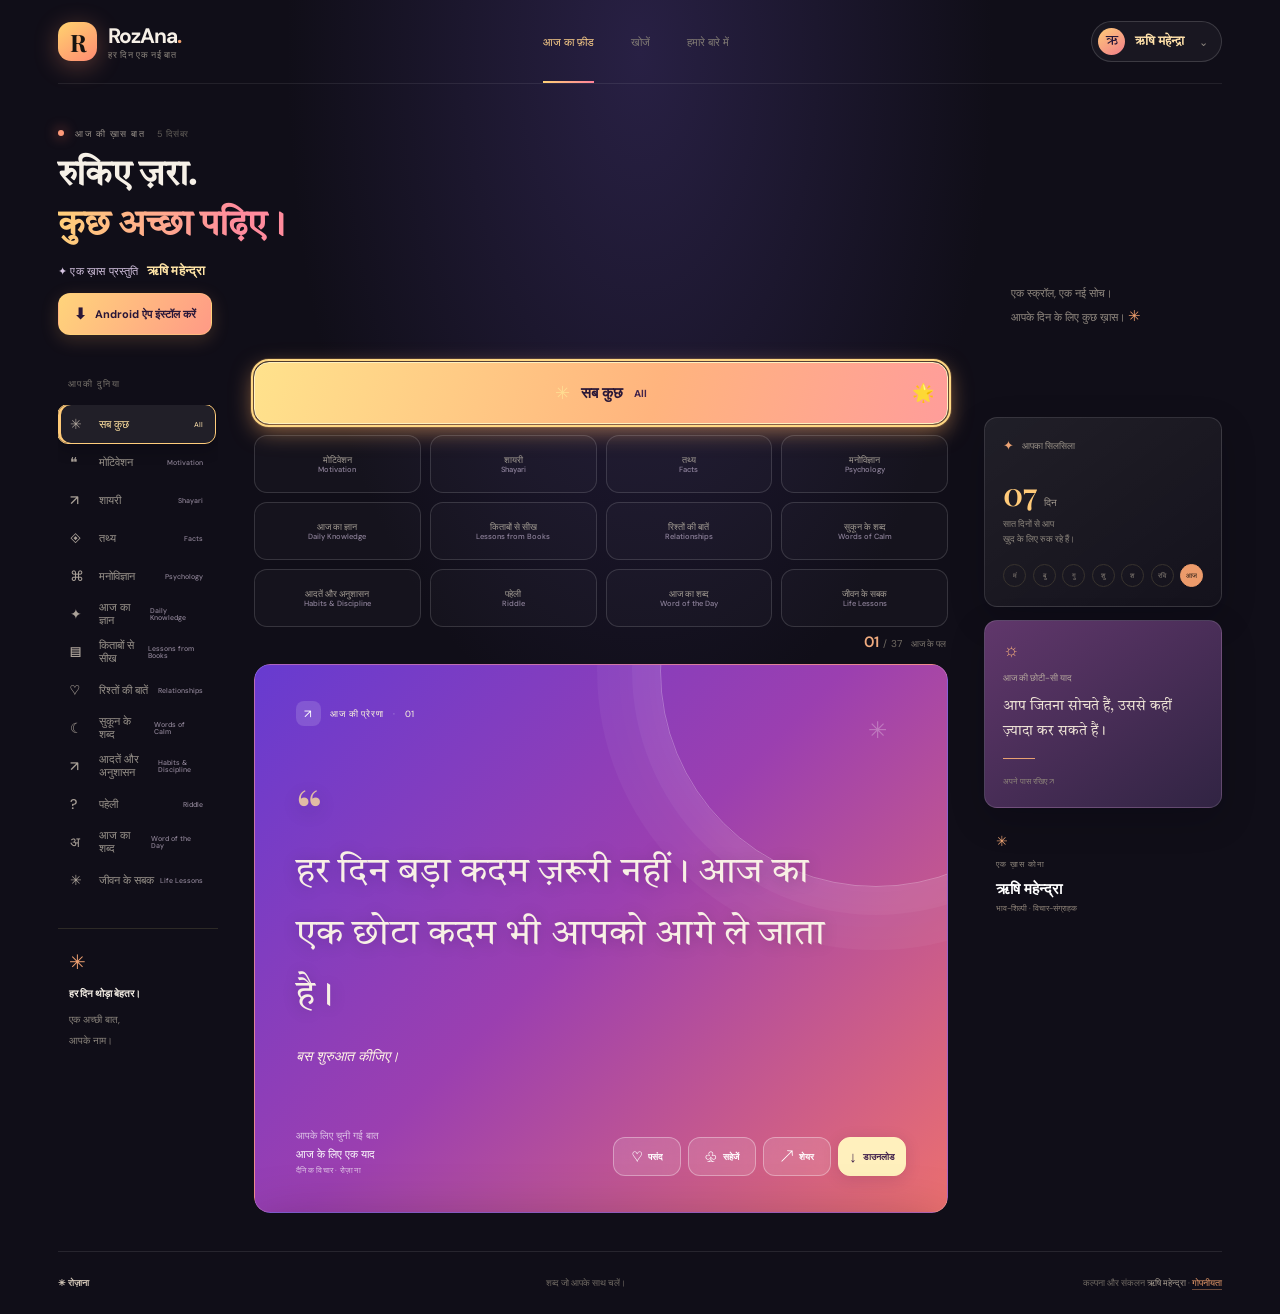
<file: index.html>
<!doctype html>
<html lang="hi">
<head>
  <meta charset="UTF-8" />
  <meta name="viewport" content="width=device-width, initial-scale=1.0" />
  <meta name="theme-color" content="#11100f" />
  <meta name="description" content="Roz ek nayi soch, ek naya ehsaas. Hindi quotes, shayari, facts aur knowledge." />
  <title>Rozana — हर दिन एक नई बात</title>
  <link rel="manifest" href="manifest.json" />
  <link rel="icon" type="image/png" sizes="192x192" href="icons/rozana-192.png" />
  <link rel="apple-touch-icon" href="icons/rozana-192.png" />
  <link rel="preconnect" href="https://fonts.googleapis.com" />
  <link rel="preconnect" href="https://fonts.gstatic.com" crossorigin />
  <link href="https://fonts.googleapis.com/css2?family=DM+Sans:wght@400;500;600;700&family=Playfair+Display:ital,wght@0,600;0,700;1,600&family=Tiro+Devanagari+Hindi:ital@0;1&display=swap" rel="stylesheet" />
  <link rel="stylesheet" href="style.css?v=undo2" />
</head>
<body>
  <div class="app-shell">
    <header class="topbar">
      <a class="brand" href="#home" aria-label="RozAna home"><span class="brand-mark">R</span><span>RozAna<span class="brand-dot">.</span><small>हर दिन एक नई बात</small></span></a>
      <nav class="top-links" aria-label="Main navigation"><a class="active" href="#home">आज का फ़ीड</a><a href="#categories">खोजें</a><a href="#about">हमारे बारे में</a></nav>
      <button class="profile" aria-label="Profile"><span>ऋ</span><b>ऋषि महेन्द्रा</b><i>⌄</i></button>
    </header>

    <main id="home">
      <section class="intro">
        <div><p class="eyebrow"><span class="live-dot"></span> आज की ख़ास बात <span class="intro-date" id="today-date"></span></p><h1>रुकिए ज़रा.<br /><em>कुछ अच्छा पढ़िए।</em></h1><p class="creator-byline">✦ एक ख़ास प्रस्तुति <strong>ऋषि महेन्द्रा</strong></p><button class="install-app" id="install-app" type="button" aria-label="RozAna Android app install करें"><span aria-hidden="true">⬇</span> <span id="install-label">Android ऐप इंस्टॉल करें</span></button></div>
        <p class="intro-note">एक स्क्रॉल, एक नई सोच।<br />आपके दिन के लिए कुछ ख़ास। <span>✳</span></p>
      </section>

      <div class="feed-layout">
        <aside class="side-rail"><p class="rail-label">आपकी दुनिया</p><div id="side-categories"></div><div class="rail-bottom"><div class="mini-spark">✳</div><b>हर दिन थोड़ा बेहतर।</b><small>एक अच्छी बात,<br />आपके नाम।</small></div></aside>

        <section class="feed-column" aria-label="Daily inspiration feed">
          <div class="feed-toolbar"><div class="filter-chips" id="categories"></div><div class="feed-count"><span class="count-now">01</span><span class="count-slash">/</span><span class="count-total">16</span><span class="count-label">आज के पल</span></div></div>
          <div class="scroll-hint"><span>↓</span> अगली बात के लिए स्क्रॉल करें</div>
          <div class="cards" id="cards" tabindex="0" aria-label="Scroll through daily cards"></div>
        </section>

        <aside class="right-rail"><div class="streak-card"><div class="streak-top"><span>✦</span><span>आपका सिलसिला</span></div><div class="streak-number">07 <small>दिन</small></div><p>सात दिनों से आप<br />ख़ुद के लिए रुक रहे हैं।</p><div class="week-dots"><i>मं</i><i>बु</i><i>गु</i><i>शु</i><i>श</i><i>रवि</i><i class="today">आज</i></div></div><div class="note-card"><span class="note-icon">☼</span><p>आज की छोटी-सी याद</p><b>आप जितना सोचते हैं, उससे कहीं ज़्यादा कर सकते हैं।</b><span class="note-line"></span><small>अपने पास रखिए ↗</small></div><div class="creator-credit"><span>✳</span><p>एक ख़ास कोना</p><b>ऋषि महेन्द्रा</b><small>भाव-शिल्पी · विचार-संग्राहक</small></div></aside>
      </div>
    </main>
    <footer id="about"><span>✳ रोज़ाना</span><span>शब्द जो आपके साथ चलें।</span><span>कल्पना और संकलन <b>ऋषि महेन्द्रा</b> · <a href="privacy.html">गोपनीयता</a></span></footer>
    <div class="toast" id="toast" role="status"></div>
  </div>
  <script src="app.js?v=undo2"></script>
</body>
</html>
</file>
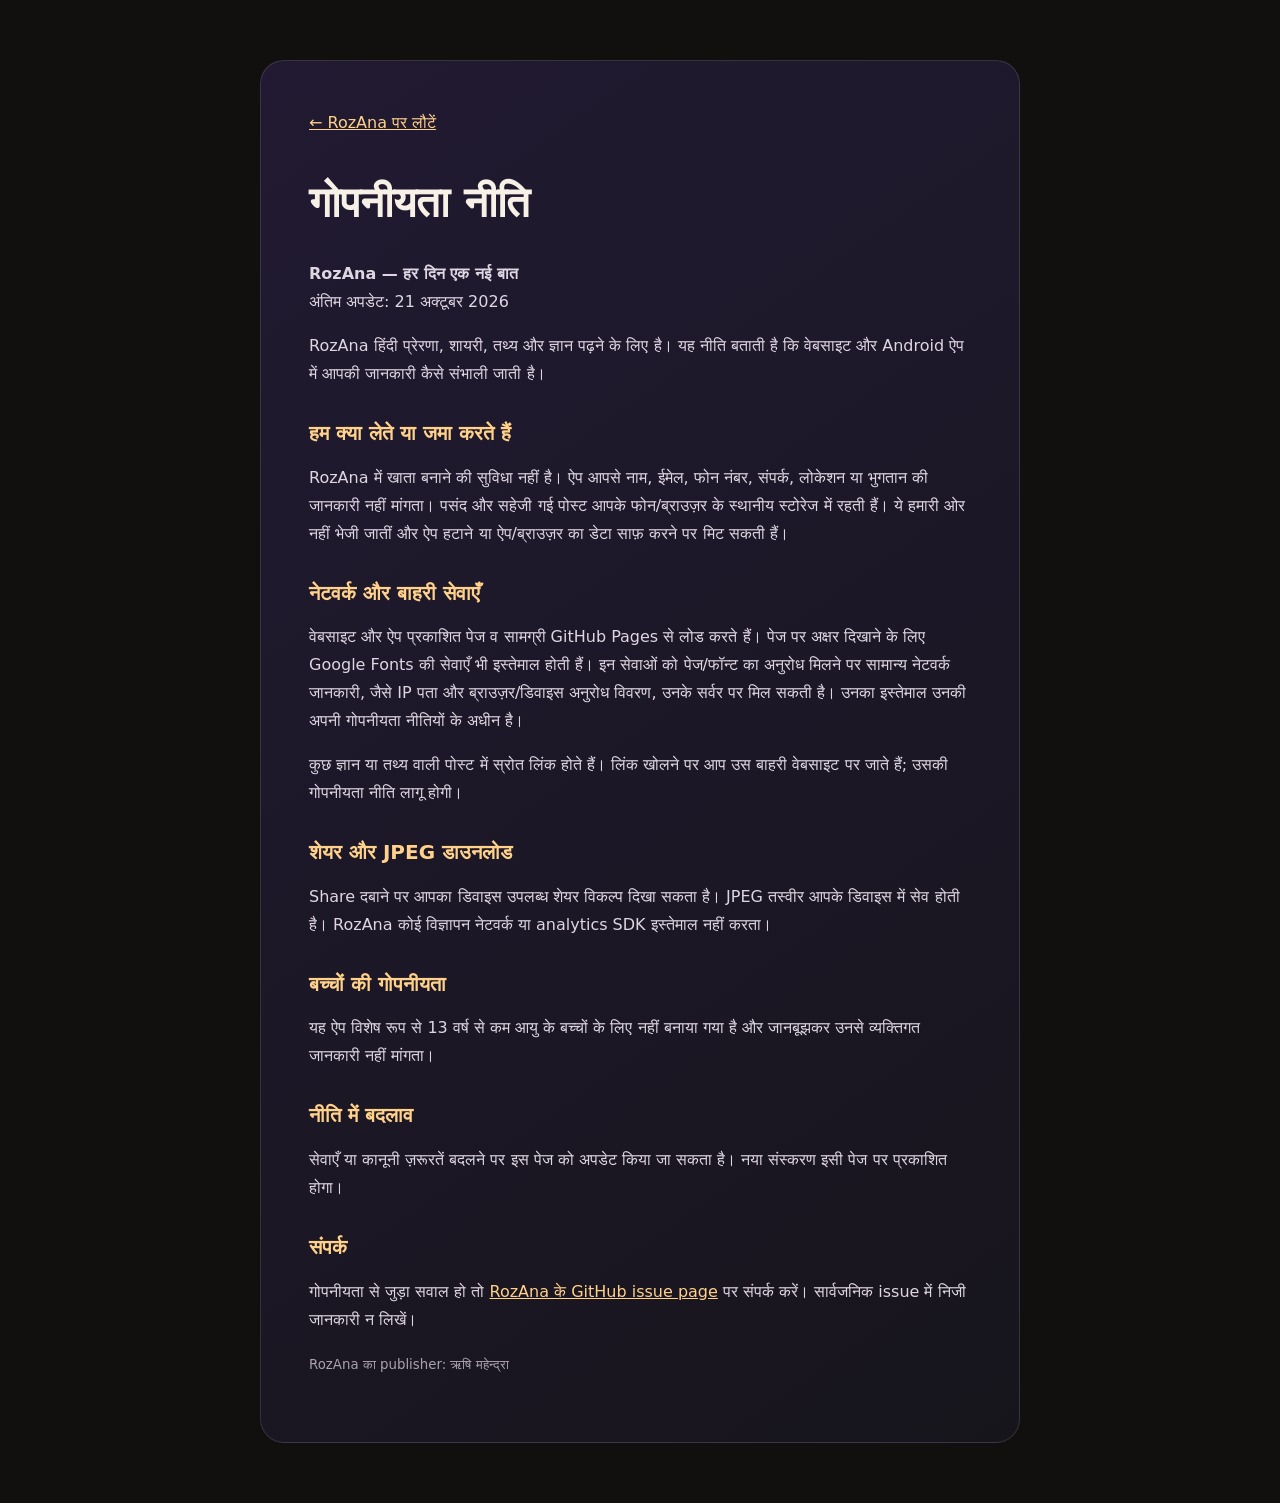
<file: privacy.html>
<!doctype html>
<html lang="hi">
<head>
  <meta charset="UTF-8" />
  <meta name="viewport" content="width=device-width, initial-scale=1" />
  <meta name="theme-color" content="#11100f" />
  <title>गोपनीयता नीति — RozAna</title>
  <style>
    :root{color-scheme:dark;font-family:system-ui,"Noto Sans Devanagari",sans-serif;background:#11100f;color:#f6f0e7}*{box-sizing:border-box}body{margin:0;padding:24px;line-height:1.75}.page{max-width:760px;margin:36px auto;padding:clamp(22px,5vw,48px);border:1px solid #ffffff20;border-radius:24px;background:linear-gradient(145deg,#211a32,#17151c)}h1,h2{line-height:1.35}h1{font-size:clamp(28px,5vw,42px)}h2{margin-top:32px;color:#ffd18a;font-size:20px}p,li{color:#ded6e2}a{color:#ffd18a}small{color:#aaa1b0}.back{display:inline-block;margin-bottom:10px}
  </style>
</head>
<body>
  <main class="page">
    <a class="back" href="./">← RozAna पर लौटें</a>
    <h1>गोपनीयता नीति</h1>
    <p><strong>RozAna — हर दिन एक नई बात</strong><br />अंतिम अपडेट: 21 अक्टूबर 2026</p>
    <p>RozAna हिंदी प्रेरणा, शायरी, तथ्य और ज्ञान पढ़ने के लिए है। यह नीति बताती है कि वेबसाइट और Android ऐप में आपकी जानकारी कैसे संभाली जाती है।</p>

    <h2>हम क्या लेते या जमा करते हैं</h2>
    <p>RozAna में खाता बनाने की सुविधा नहीं है। ऐप आपसे नाम, ईमेल, फोन नंबर, संपर्क, लोकेशन या भुगतान की जानकारी नहीं मांगता। पसंद और सहेजी गई पोस्ट आपके फोन/ब्राउज़र के स्थानीय स्टोरेज में रहती हैं। ये हमारी ओर नहीं भेजी जातीं और ऐप हटाने या ऐप/ब्राउज़र का डेटा साफ़ करने पर मिट सकती हैं।</p>

    <h2>नेटवर्क और बाहरी सेवाएँ</h2>
    <p>वेबसाइट और ऐप प्रकाशित पेज व सामग्री GitHub Pages से लोड करते हैं। पेज पर अक्षर दिखाने के लिए Google Fonts की सेवाएँ भी इस्तेमाल होती हैं। इन सेवाओं को पेज/फॉन्ट का अनुरोध मिलने पर सामान्य नेटवर्क जानकारी, जैसे IP पता और ब्राउज़र/डिवाइस अनुरोध विवरण, उनके सर्वर पर मिल सकती है। उनका इस्तेमाल उनकी अपनी गोपनीयता नीतियों के अधीन है।</p>
    <p>कुछ ज्ञान या तथ्य वाली पोस्ट में स्रोत लिंक होते हैं। लिंक खोलने पर आप उस बाहरी वेबसाइट पर जाते हैं; उसकी गोपनीयता नीति लागू होगी।</p>

    <h2>शेयर और JPEG डाउनलोड</h2>
    <p>Share दबाने पर आपका डिवाइस उपलब्ध शेयर विकल्प दिखा सकता है। JPEG तस्वीर आपके डिवाइस में सेव होती है। RozAna कोई विज्ञापन नेटवर्क या analytics SDK इस्तेमाल नहीं करता।</p>

    <h2>बच्चों की गोपनीयता</h2>
    <p>यह ऐप विशेष रूप से 13 वर्ष से कम आयु के बच्चों के लिए नहीं बनाया गया है और जानबूझकर उनसे व्यक्तिगत जानकारी नहीं मांगता।</p>

    <h2>नीति में बदलाव</h2>
    <p>सेवाएँ या कानूनी ज़रूरतें बदलने पर इस पेज को अपडेट किया जा सकता है। नया संस्करण इसी पेज पर प्रकाशित होगा।</p>

    <h2>संपर्क</h2>
    <p>गोपनीयता से जुड़ा सवाल हो तो <a href="https://github.com/rockstarrishi19/rozana-hindi-daily/issues">RozAna के GitHub issue page</a> पर संपर्क करें। सार्वजनिक issue में निजी जानकारी न लिखें।</p>
    <p><small>RozAna का publisher: ऋषि महेन्द्रा</small></p>
  </main>
</body>
</html>
</file>
<file: style.css>
:root{--bg:#11100f;--panel:#1b1917;--panel2:#211f1c;--ink:#f6f0e7;--muted:#928c83;--line:#302d29;--orange:#f0a06e;--serif:'Tiro Devanagari Hindi',serif;--display:'Playfair Display',serif;--sans:'DM Sans',sans-serif}*{box-sizing:border-box}html{scroll-behavior:smooth}body{margin:0;background:var(--bg);color:var(--ink);font-family:var(--sans);min-height:100vh}.app-shell{max-width:1500px;margin:auto;padding:0 58px}.topbar{height:84px;border-bottom:1px solid #272522;display:flex;align-items:center;justify-content:space-between}.brand{display:flex;align-items:center;gap:11px;color:var(--ink);text-decoration:none;font-size:21px;font-weight:700;letter-spacing:-1px}.brand-mark{display:grid;place-items:center;width:39px;height:39px;border-radius:13px;background:#ef9d6c;color:#171310;font-family:var(--serif);font-size:24px;box-shadow:0 5px 18px #ef9d6c20}.brand-dot{color:var(--orange)}.brand small{display:block;font-size:9px;letter-spacing:.7px;font-weight:500;color:#8d877f;margin-top:-1px}.top-links{display:flex;gap:37px;height:100%;align-items:center}.top-links a{color:#817b74;font-size:12px;text-decoration:none;height:100%;display:grid;align-items:center;position:relative}.top-links a.active{color:#f4eee5}.top-links a.active:after{content:'';height:2px;background:var(--orange);position:absolute;bottom:0;left:0;right:0}.profile{border:1px solid #332f2b;color:#e9e2d8;background:#191715;border-radius:30px;padding:6px 13px 6px 6px;display:flex;align-items:center;gap:10px;font:500 11px var(--sans);cursor:pointer}.profile span{width:27px;height:27px;border-radius:50%;background:#39312b;color:#f0a06e;display:grid;place-items:center;font-size:9px}.profile i{font-style:normal;color:#8d877f;margin-left:5px}.intro{padding:44px 0 29px;display:flex;justify-content:space-between;align-items:flex-end}.eyebrow,.rail-label{font-size:9px;text-transform:uppercase;letter-spacing:1.45px;color:#9c958d;margin:0 0 12px}.live-dot{display:inline-block;width:6px;height:6px;border-radius:50%;background:#ee9b6d;margin:0 8px 1px 0;box-shadow:0 0 10px #ee9b6d}.intro-date{padding-left:9px;color:#615d58;letter-spacing:.6px}.intro h1{font:600 35px/1.42 var(--serif);letter-spacing:-.7px;margin:0}.intro h1 em{font-style:normal;color:#edaa7e}.intro-note{font-size:11px;line-height:1.8;color:#918980;margin:0 7% 5px 0}.intro-note span{color:var(--orange);font-size:15px}.feed-layout{display:grid;grid-template-columns:160px minmax(420px,720px) 238px;gap:36px;justify-content:center;align-items:start}.side-rail{padding-top:4px}.rail-label{font-size:9px;margin:10px 0 15px 10px;color:#79746d}.rail-item{width:100%;height:42px;border:0;background:transparent;color:#99938b;text-align:left;padding:0 12px;border-radius:10px;font:500 11px var(--sans);cursor:pointer;transition:.2s}.rail-item span{display:inline-block;width:25px;color:#aaa198;font-size:14px}.rail-item:hover,.rail-item.selected{background:#211f1c;color:#f4eee5}.rail-item.selected span{color:var(--orange)}.rail-bottom{border-top:1px solid #2d2a26;margin-top:29px;padding:20px 11px}.mini-spark{color:#eea071;font-size:20px;margin-bottom:12px}.rail-bottom b{display:block;font-size:10px;font-weight:600;margin-bottom:7px}.rail-bottom small{font-size:10px;line-height:1.7;color:#89837b}.feed-toolbar{height:42px;display:flex;align-items:center;justify-content:space-between;margin-bottom:12px}.filter-chips{display:flex;gap:7px;align-items:center;overflow:auto;scrollbar-width:none}.filter-chips::-webkit-scrollbar{display:none}.chip{white-space:nowrap;background:transparent;border:1px solid #36322e;border-radius:20px;padding:8px 13px;color:#a59e95;font:500 9px var(--sans);cursor:pointer;transition:.2s}.chip.active{background:#ed9d6d;border-color:#ed9d6d;color:#211712}.chip:first-child{padding:8px 12px}.feed-count{display:flex;align-items:baseline;gap:4px;margin-left:13px;white-space:nowrap}.count-now{color:#efaa7e;font-size:15px;font-weight:600}.count-slash,.count-total{color:#716b63;font-size:10px}.count-label{color:#7b756d;font-size:9px;margin-left:5px}.scroll-hint{display:none}.cards{height:min(550px,61vh);min-height:440px;overflow-y:auto;border-radius:16px;scroll-snap-type:y mandatory;scrollbar-width:none;outline:none;overscroll-behavior:contain}.cards::-webkit-scrollbar{display:none}.quote-card{height:100%;min-height:100%;scroll-snap-align:start;position:relative;overflow:hidden;border-radius:16px;border:1px solid #35312c;background:radial-gradient(ellipse at 78% 16%,#34271e 0%,transparent 42%),linear-gradient(133deg,#25211d,#1c1a18 60%,#201a16);padding:36px 41px;display:flex;flex-direction:column;justify-content:space-between;isolation:isolate}.quote-card:before{content:'';position:absolute;width:260px;height:260px;border:1px solid #df9e7120;border-radius:50%;right:-98px;top:-102px;z-index:-1;box-shadow:0 0 0 23px #df9e7107,0 0 0 48px #df9e7105}.quote-card:after{content:'✳';position:absolute;right:51px;top:35px;font-size:19px;color:#e8a476;opacity:.7}.card-meta{display:flex;align-items:center;gap:9px;color:#c3a78e;font-size:9px;letter-spacing:.85px;text-transform:uppercase}.meta-icon{width:25px;height:25px;border-radius:8px;background:#f1a67620;display:grid;place-items:center;color:#f3aa7c;font-size:12px}.card-middle{max-width:540px;animation:rise .55s both}.quote-mark{font:600 59px/.7 var(--display);color:#e5a279;opacity:.78;margin-bottom:14px}.quote-text{font:400 clamp(25px,3vw,36px)/1.7 var(--serif);letter-spacing:.15px;color:#f8f0e5;margin:0;max-width:570px}.quote-sub{font:italic 14px/1.7 var(--display);color:#a79b8d;margin:17px 0 0}.card-bottom{display:flex;align-items:flex-end;justify-content:space-between}.author-line{font-size:10px;color:#8d857c}.author-line strong{display:block;color:#e0d5c7;font-size:11px;font-weight:500;margin-top:5px}.author-line small{display:block;font-size:8px;color:#837b72;margin-top:4px;letter-spacing:.3px}.card-actions{display:flex;gap:9px}.action{width:35px;height:35px;border:1px solid #4a4037;background:#251f1b;border-radius:50%;color:#d0c3b5;font-size:15px;cursor:pointer;display:grid;place-items:center;transition:.2s}.action:hover,.action.liked,.action.saved{background:#ed9d6d;color:#201712;border-color:#ed9d6d;transform:translateY(-2px)}.action-label{font:500 8px var(--sans);color:#8b8278;align-self:center;margin-left:-5px;margin-right:3px}.right-rail{padding-top:53px}.streak-card,.note-card{border:1px solid #332f2a;background:#1a1917;border-radius:13px;padding:19px 18px}.streak-top{display:flex;gap:8px;align-items:center;color:#9b9389;font-size:9px}.streak-top span:first-child{color:#eca374;font-size:13px}.streak-number{font:600 32px var(--display);margin:17px 0 3px}.streak-number small{font:500 10px var(--sans);color:#9e968c}.streak-card p{color:#8e877e;font-size:9px;line-height:1.6;margin:0}.week-dots{display:flex;justify-content:space-between;margin-top:18px}.week-dots i{font-style:normal;width:23px;height:23px;border:1px solid #38332e;border-radius:50%;display:grid;place-items:center;font-size:7px;color:#898178}.week-dots i.today{background:#ec9b6b;color:#221813;border-color:#ec9b6b}.note-card{margin-top:13px;padding:17px 18px 18px;background:linear-gradient(145deg,#29231e,#1b1917)}.note-icon{font-size:18px;color:#efaa7b}.note-card p{font-size:9px;color:#b5a99d;margin:10px 0}.note-card b{font:400 14px/1.7 var(--serif);color:#ece1d4}.note-line{display:block;width:32px;height:1px;background:#e8a071;margin:14px 0 9px}.note-card small{font-size:8px;color:#8d847a}.creator-credit{margin:22px 12px;color:#8e867c}.creator-credit>span{color:#eba273;font-size:14px}.creator-credit p{font-size:8px;letter-spacing:1px;text-transform:uppercase;margin:8px 0}.creator-credit b{display:block;font:600 15px var(--display);color:#ded2c5}.creator-credit small{display:block;font-size:8px;margin-top:5px;color:#8d8277}footer{border-top:1px solid #292623;margin-top:38px;height:63px;display:flex;align-items:center;justify-content:space-between;color:#716b64;font-size:9px}footer span:first-child{color:#d0c4b6;font-weight:600}footer b{font-weight:500;color:#a49a8e}.toast{position:fixed;bottom:25px;left:50%;transform:translate(-50%,20px);opacity:0;background:#f0a06e;color:#201712;padding:11px 17px;border-radius:30px;font-size:11px;transition:.3s;pointer-events:none;z-index:10}.toast.show{opacity:1;transform:translate(-50%,0)}@keyframes rise{from{opacity:0;transform:translateY(18px)}to{opacity:1;transform:translateY(0)}}
@media(max-width:1120px){.app-shell{padding:0 32px}.feed-layout{grid-template-columns:145px minmax(400px,680px);gap:28px}.right-rail{display:none}.intro-note{margin-right:5%}}
@media(max-width:760px){.app-shell{padding:0 17px}.topbar{height:66px}.brand{font-size:19px}.brand-mark{width:34px;height:34px}.top-links{display:none}.profile{padding:4px}.profile b,.profile i{display:none}.profile span{width:29px;height:29px}.intro{padding:30px 2px 22px}.eyebrow{font-size:8px}.intro h1{font-size:29px;line-height:1.45}.intro-note{font-size:9px;margin:0 2px 3px 10px}.feed-layout{display:block}.side-rail{display:none}.feed-toolbar{margin-bottom:10px;height:39px}.filter-chips{gap:6px}.chip{padding:7px 10px;font-size:8px}.chip:first-child{padding:7px 10px}.feed-count{display:none}.scroll-hint{display:flex;align-items:center;gap:7px;color:#827b72;font-size:9px;margin:4px 0 9px}.scroll-hint span{color:#eaa176;font-size:13px}.cards{height:calc(100svh - 290px);min-height:400px;max-height:620px}.quote-card{padding:28px 25px;border-radius:14px}.quote-card:after{right:27px;top:26px}.quote-text{font-size:clamp(25px,7vw,34px);line-height:1.75}.quote-sub{font-size:13px}.card-bottom{align-items:flex-end}.action{width:33px;height:33px}.action-label{display:none}footer{margin-top:25px;height:55px;font-size:8px}footer span:nth-child(2){display:none}}
@media(max-height:740px) and (min-width:761px){.intro{padding-top:28px;padding-bottom:20px}.cards{height:470px;min-height:420px}.right-rail{padding-top:48px}.streak-card{padding:14px 15px}.note-card{padding:13px 15px}}

/* Brighter editorial finish */
body{background:radial-gradient(ellipse at 50% 4%,#282044 0,transparent 39%),#100e18}.topbar{border-color:#ffffff14}.brand-mark{background:linear-gradient(145deg,#ffd36f,#ff8b72);box-shadow:0 5px 24px #f48c6a55}.intro h1 em{background:linear-gradient(90deg,#ffcf79,#ff8b9c 80%);background-clip:text;-webkit-background-clip:text;color:transparent}.live-dot{background:#ff9a79;box-shadow:0 0 13px #ff705d}.chip{border-color:#ffffff24;background:#ffffff06}.chip:hover{border-color:#ffad82;color:#fff}.chip.active{background:linear-gradient(115deg,#ffc66e,#ff887e);border-color:transparent;color:#24152e;box-shadow:0 4px 18px #ff987944}.quote-card{border:1px solid #ffffff32;background:linear-gradient(135deg,#673bd0 0%,#9b3fb0 48%,#ec706f 100%);box-shadow:0 22px 65px #05030d66;transition:filter .4s,transform .45s}.quote-card:nth-child(3n+2){background:linear-gradient(135deg,#075d71,#167e8a 46%,#38a99b)}.quote-card:nth-child(3n){background:linear-gradient(135deg,#a23a74,#d65377 52%,#f09b68)}.quote-card:before{width:430px;height:430px;right:-145px;top:-210px;border-color:#ffffff45;box-shadow:0 0 0 28px #ffffff0b,0 0 0 63px #ffffff0a,0 0 90px #ffffff13}.quote-card:after{right:60px;top:50px;color:#fff6;font-size:23px;animation:twinkle 3s ease-in-out infinite}.card-meta{color:#fffbdc}.meta-icon{background:#ffffff24;color:white}.quote-mark{color:#ffe19b;text-shadow:0 4px 22px #210b3444}.quote-text{text-shadow:0 2px 16px #1d0e2538}.quote-sub{color:#fff2e5}.author-line,.author-line small{color:#ffffffad}.author-line strong{color:white}.action{background:#ffffff20;border-color:#ffffff59;color:#fff;backdrop-filter:blur(8px)}.action:hover,.action.liked,.action.saved{background:#ffe09b;color:#462358;border-color:#ffe09b;box-shadow:0 4px 18px #38214650}.action.download{font-size:19px;font-weight:700}.scroll-hint{color:#bbb2c9}.streak-card,.note-card{border-color:#ffffff20;background:linear-gradient(145deg,#ffffff12,#ffffff05);box-shadow:0 12px 35px #06040d33}.streak-number{color:#ffca79}.note-card{background:linear-gradient(145deg,#60376b,#312443)}.creator-credit b{color:#fff}footer{border-color:#ffffff18}.profile{border-color:#ffffff27;background:#ffffff0a}.profile span{background:linear-gradient(145deg,#ffcc78,#f17d8a);color:#261638;font-family:var(--serif);font-size:15px}.card-middle{animation:rise .65s cubic-bezier(.2,.8,.2,1) both}.quote-card:hover{filter:saturate(1.12)}@keyframes twinkle{0%,100%{transform:rotate(0) scale(1);opacity:.5}50%{transform:rotate(25deg) scale(1.18);opacity:1}}
@media(max-width:760px){.quote-card{box-shadow:0 18px 48px #06040d88}.quote-card:before{width:300px;height:300px;right:-130px;top:-135px}.quote-card:after{right:31px;top:30px}.intro{padding-top:25px}.quote-text{line-height:1.7}.action{width:37px;height:37px}.card-actions{gap:8px}.creator-credit{display:none}}
.creator-byline{font-size:10px;color:#aaa0b8;margin:9px 0 0;letter-spacing:.2px}.creator-byline strong{color:#ffd184;margin-left:5px;font-size:12px}.profile{padding-right:13px}.profile b{color:#fff;font-family:var(--serif);font-size:12px;white-space:nowrap}.card-actions{gap:7px}.action{width:auto;min-width:68px;height:39px;padding:0 10px;border-radius:12px;display:flex;align-items:center;justify-content:center;gap:6px}.action-symbol{font-size:15px;line-height:1}.action-name{font:600 9px var(--sans);white-space:nowrap}.action.download{background:#fff0bd;color:#40204b;border-color:#fff0bd;box-shadow:0 3px 16px #29123c22}.action.download:hover{background:#fff;color:#321742}.action-label{display:none}
@media(max-width:760px){.profile b{display:block;font-size:11px}.profile{gap:7px;padding:4px 9px 4px 4px}.profile span{width:27px;height:27px}.profile i{display:none}.intro{padding-bottom:18px}.creator-byline{margin-top:6px}.card-bottom{display:flex;flex-direction:column;align-items:stretch;gap:14px}.card-actions{display:grid;grid-template-columns:repeat(4,minmax(0,1fr));gap:6px}.action{min-width:0;width:100%;height:43px;padding:0 3px;border-radius:12px;gap:3px;flex-direction:column}.action-name{font-size:8px}.action-symbol{font-size:14px}.author-line{font-size:10px}.author-line strong{font-size:12px}.quote-card{padding:24px 20px}.quote-text{font-size:clamp(23px,6.5vw,31px)}}
.brand{gap:12px}.brand-copy{display:flex;flex-direction:column;gap:1px}.brand-name{display:block;font:700 21px/1.1 var(--serif);letter-spacing:0;color:#fff}.brand-dot{color:#ffd176}.brand small{font-size:8px;letter-spacing:.15px;color:#c4b8cd;margin-top:2px}.brand-mark{font-size:22px;position:relative;isolation:isolate;animation:mark-glow 4s ease-in-out infinite}.brand-mark:after{content:'';position:absolute;inset:-4px;border:1px solid #ffd17670;border-radius:15px;z-index:-1;animation:mark-ring 4s ease-in-out infinite}@keyframes mark-glow{50%{box-shadow:0 0 25px #f48c6a88,0 0 45px #f48c6a33}}@keyframes mark-ring{50%{inset:-8px;opacity:.35}}.intro h1{font-size:37px}.intro h1 em{background:linear-gradient(90deg,#ffcf79,#ff8b9c 80%);background-clip:text;-webkit-background-clip:text;color:transparent}.intro-note{padding:12px 17px;border:1px solid #ffffff17;border-radius:14px;background:linear-gradient(110deg,#ffffff0b,#ffffff02);color:#d2c4df}.creator-byline{margin-top:11px}.top-links a{font-size:11px}.top-links a.active{color:#ffd18a}.top-links a.active:after{background:linear-gradient(90deg,#ffd176,#ff8199)}
@media(max-width:760px){.brand{gap:9px}.brand-name{font-size:18px}.brand-mark{width:34px;height:34px;font-size:19px}.brand small{font-size:7px}.intro h1{font-size:29px}.intro-note{padding:8px 10px;margin-left:6px;max-width:145px;font-size:8px}}
.brand-copy{min-width:0}.brand-name{font-size:23px;letter-spacing:.2px}.brand small{font-size:9px;color:#ffd7a0;font-weight:600;letter-spacing:.1px}.brand-mark{width:44px;height:44px;border-radius:15px;font-size:25px}.intro{position:relative}.intro h1{font-size:42px;line-height:1.45;letter-spacing:-.4px}.intro h1 em{display:inline-block;text-shadow:0 5px 35px #eb7dba25}.creator-byline{color:#d6c5e2;font-size:11px}.creator-byline strong{font-size:13px;color:#ffe4a6}.intro-note{min-width:222px;border-color:#ffd17630;box-shadow:0 12px 40px #08051130}.intro-note strong{color:#ffe0a0;font-size:12px}.eyebrow{color:#d3bfdc}.profile b{color:#ffe1aa}
@media(max-width:760px){.brand-name{font-size:17px}.brand-mark{width:34px;height:34px;font-size:20px}.brand small{font-size:7px;white-space:nowrap}.intro h1{font-size:30px}.intro-note{min-width:0}.creator-byline{font-size:9px}.creator-byline strong{font-size:11px}}
/* Restore the earlier Rozana wordmark and headline. */
.brand{gap:11px}.brand-mark{width:39px;height:39px;border-radius:13px;font-size:24px;animation:none}.brand-mark:after{content:none}.brand small{font-size:9px;letter-spacing:.7px;font-weight:500;color:#8d877f;margin-top:-1px}.brand-dot{color:var(--orange)}.intro h1{font-size:35px;line-height:1.42;letter-spacing:-.7px}.intro-note{min-width:0;padding:0;border:0;border-radius:0;background:transparent;box-shadow:none;color:#918980}.eyebrow{color:#9c958d}.intro h1 em{background:linear-gradient(90deg,#ffcf79,#ff8b9c 80%);background-clip:text;-webkit-background-clip:text;color:transparent;text-shadow:none}
@media(max-width:760px){.brand{gap:9px}.brand-mark{width:34px;height:34px;font-size:19px}.brand small{font-size:9px}.intro h1{font-size:29px;line-height:1.45}.intro-note{padding:0;margin:0 2px 3px 10px;max-width:none;font-size:9px}}
.brand-mark{font-family:var(--display);font-weight:700}
.filter-chips{max-width:100%;overscroll-behavior-x:contain}.chip{height:38px;min-height:38px;display:flex;flex-direction:column;justify-content:center;align-items:flex-start;gap:1px;padding:4px 12px}.chip .filter-hi{font-size:9px;line-height:1.15}.chip .filter-en{font:500 7px/1 var(--sans);opacity:.68}.chip.active .filter-en{opacity:.75}.side-rail #side-categories{max-height:60vh;overflow-y:auto;scrollbar-width:thin;scrollbar-color:#665475 transparent;padding-right:3px}.rail-item{height:auto;min-height:38px;display:flex;align-items:center;gap:4px;padding-top:5px;padding-bottom:5px}.rail-item .filter-icon{flex:0 0 25px}.rail-item .filter-hi{display:block;width:auto;color:inherit;font-size:11px;line-height:1.2}.rail-item .filter-en{display:block;font:500 7px/1.1 var(--sans);color:#8f8497;margin-left:auto}.rail-item.active{background:#ffffff12}.filter-chips .chip:first-child{align-items:center}
@media(max-width:760px){.filter-chips{gap:5px}.chip{height:38px;min-height:38px;padding:4px 9px}.chip .filter-hi{font-size:8px}.chip .filter-en{font-size:6px}.side-rail #side-categories{max-height:none}}
.feed-toolbar{display:block;height:auto;margin-bottom:12px}.filter-chips{display:grid;grid-template-columns:repeat(7,minmax(0,1fr));gap:7px;overflow:visible}.chip{position:relative;width:100%;min-width:0;height:42px;min-height:42px;align-items:center;justify-content:center;padding:4px 3px;border-radius:12px}.chip .filter-hi{font-size:9px;white-space:nowrap;max-width:100%;overflow:hidden;text-overflow:ellipsis}.chip .filter-en{font-size:6px;line-height:1;white-space:nowrap;max-width:100%;overflow:hidden;text-overflow:ellipsis}.chip.active{transform:translateY(-2px);outline:1px solid #ffdfa0;box-shadow:0 5px 17px #ff9b6860,0 0 0 3px #ffbb7d20}.chip.active:after{content:'✓';position:absolute;top:-5px;right:-4px;width:15px;height:15px;border-radius:50%;display:grid;place-items:center;background:#fff1bd;color:#49234e;font:700 9px var(--sans);box-shadow:0 2px 7px #160b26aa;animation:pop-in .22s ease-out}.feed-count{justify-content:flex-end;margin:5px 2px 0 0}.toast{bottom:30px;border:1px solid #fff5;background:linear-gradient(110deg,#ffd17a,#ff8b88);box-shadow:0 10px 35px #08051188;color:#281331;font-weight:700}.rail-item.active{outline:1px solid #ffcd7c;box-shadow:inset 3px 0 #ffca78,0 5px 16px #07040b55}.rail-item.active .filter-hi{color:#ffe1a0}.rail-item.active .filter-en{color:#ecd2a2}
@keyframes pop-in{from{transform:scale(.45);opacity:0}to{transform:scale(1);opacity:1}}
@media(max-width:760px){.feed-toolbar{height:auto;margin-bottom:9px}.filter-chips{grid-template-columns:repeat(7,minmax(0,1fr));gap:6px}.chip{height:39px;min-height:39px;padding:3px 1px;border-radius:10px}.chip .filter-hi{font-size:7.5px}.chip .filter-en{display:none}.chip.active:after{width:13px;height:13px;top:-4px;right:-3px;font-size:8px}.feed-count{display:none}.scroll-hint{margin-top:4px}}
.chip .filter-hi{font-size:8.5px;line-height:1.15;white-space:normal;overflow:visible;text-overflow:clip;text-align:center}.chip .filter-en{font-size:8px;line-height:1.1;white-space:normal;overflow:visible;text-overflow:clip;text-align:center;color:#c7b7d5}.chip{height:auto;min-height:48px;padding:5px 4px}.filter-chips .chip:first-child{align-items:center}
@media(max-width:760px){.filter-chips{grid-template-columns:repeat(4,minmax(0,1fr));gap:7px}.chip{min-height:58px;height:auto;padding:6px 4px}.chip .filter-hi{font-size:8.5px;line-height:1.2}.chip .filter-en{display:block;font-size:7.5px;line-height:1.1}.chip.active:after{width:13px;height:13px;top:-4px;right:-3px;font-size:8px}.feed-count{display:none}}
.filter-chips{grid-template-columns:repeat(4,minmax(0,1fr));gap:9px;overflow:visible}.filter-chips .chip:first-child{grid-column:1/-1;min-height:62px;height:62px;flex-direction:row;justify-content:center;gap:11px;border-radius:15px;background:linear-gradient(105deg,#ffffff12,#ffffff05);border-color:#ffffff2b}.filter-chips .chip:first-child .filter-icon{font-size:18px;color:#ffdc91}.filter-chips .chip:first-child .filter-hi{font-size:15px;font-weight:700}.filter-chips .chip:first-child .filter-en{font-size:10px}.filter-chips .chip:not(:first-child){height:58px;min-height:58px;border-radius:13px}.filter-chips .chip:not(:first-child) .filter-hi{font-size:9px}.filter-chips .chip:not(:first-child) .filter-en{font-size:7.5px}.chip.active:after{content:none}.selected-star{position:absolute;top:4px;right:6px;font-size:11px;opacity:0;transform:scale(.35) rotate(-28deg);pointer-events:none}.chip.active .selected-star{opacity:1;animation:star-select .5s cubic-bezier(.2,1.8,.4,1) both}.rail-item .selected-star{display:none}.rail-item.active{position:relative}.rail-item.active .selected-star{display:block;top:50%;right:7px;font-size:10px;transform:translateY(-50%);animation:star-float 1.7s ease-in-out infinite}.filter-chips .chip:first-child .selected-star{top:50%;right:13px;font-size:18px;transform:translateY(-50%) scale(.4)}.filter-chips .chip:first-child.active .selected-star{animation:star-main .65s cubic-bezier(.2,1.8,.4,1) both}
@keyframes star-select{0%{opacity:0;transform:scale(.25) rotate(-35deg)}65%{opacity:1;transform:scale(1.35) rotate(12deg)}100%{opacity:1;transform:scale(1) rotate(0)}}@keyframes star-main{0%{opacity:0;transform:translateY(-50%) scale(.25) rotate(-35deg)}70%{opacity:1;transform:translateY(-50%) scale(1.25) rotate(12deg)}100%{opacity:1;transform:translateY(-50%) scale(1) rotate(0)}}@keyframes star-float{0%,100%{opacity:1;transform:translateY(-50%) scale(1)}50%{opacity:.75;transform:translateY(-60%) scale(1.18)}}
@media(max-width:760px){.filter-chips{grid-template-columns:repeat(4,minmax(0,1fr));gap:7px}.filter-chips .chip:first-child{grid-column:1/-1;height:56px;min-height:56px}.filter-chips .chip:first-child .filter-hi{font-size:14px}.filter-chips .chip:first-child .filter-en{font-size:9px}.filter-chips .chip:not(:first-child){height:56px;min-height:56px;padding:5px 3px}.filter-chips .chip:not(:first-child) .filter-hi{font-size:8.5px}.filter-chips .chip:not(:first-child) .filter-en{display:block;font-size:7px}.filter-chips .chip:first-child .selected-star{right:10px;font-size:16px}.filter-count{display:none}}
.source-link{display:block;width:max-content;max-width:100%;margin-top:7px;color:#ffe3ab;font:500 10px/1.4 var(--sans);text-decoration:underline;text-decoration-color:#ffe3ab88;text-underline-offset:3px}.source-link:hover{color:#fff;text-decoration-color:#fff}.source-link:focus-visible{outline:2px solid #fff1bd;outline-offset:3px;border-radius:3px}
@media(max-width:760px){.source-link{font-size:9px;margin-top:5px}}
.install-app{display:inline-flex;align-items:center;gap:8px;margin-top:14px;padding:10px 15px;border:1px solid #ffd17669;border-radius:12px;background:linear-gradient(120deg,#ffd47b,#ff9a86);color:#291638;font:700 11px var(--sans);box-shadow:0 5px 18px #ffae6330;cursor:pointer;transition:transform .2s,box-shadow .2s}.install-app:hover{transform:translateY(-2px);box-shadow:0 8px 24px #ffae6350}.install-app span:first-child{font-size:15px}.install-app[hidden]{display:none}
@media(max-width:760px){.install-app{margin-top:11px;padding:9px 12px;font-size:10px}.install-app span:first-child{font-size:14px}}
footer a{color:#f0a06e;text-decoration-color:#f0a06e66;text-underline-offset:3px}
.chip{transition:background .22s,color .22s,border-color .22s,box-shadow .22s,transform .22s}.chip.active{background:linear-gradient(135deg,#ffe28c,#ffb47e 58%,#ff9d9a);border-color:#fff1bf;color:#291737;outline:2px solid #ffd884;outline-offset:1px;box-shadow:0 7px 22px #ffad6790,0 0 0 4px #ffc46c26}.chip.active .filter-hi{color:#291737;font-weight:800;text-shadow:none}.chip.active .filter-en{color:#43254b;opacity:1;font-weight:800}.filter-chips .chip:first-child.active{background:linear-gradient(105deg,#ffe28c,#ffb47e 58%,#ff9d9a);border-color:#fff1bf}.chip:focus-visible{outline:3px solid #fff1bf;outline-offset:3px}
</file>
